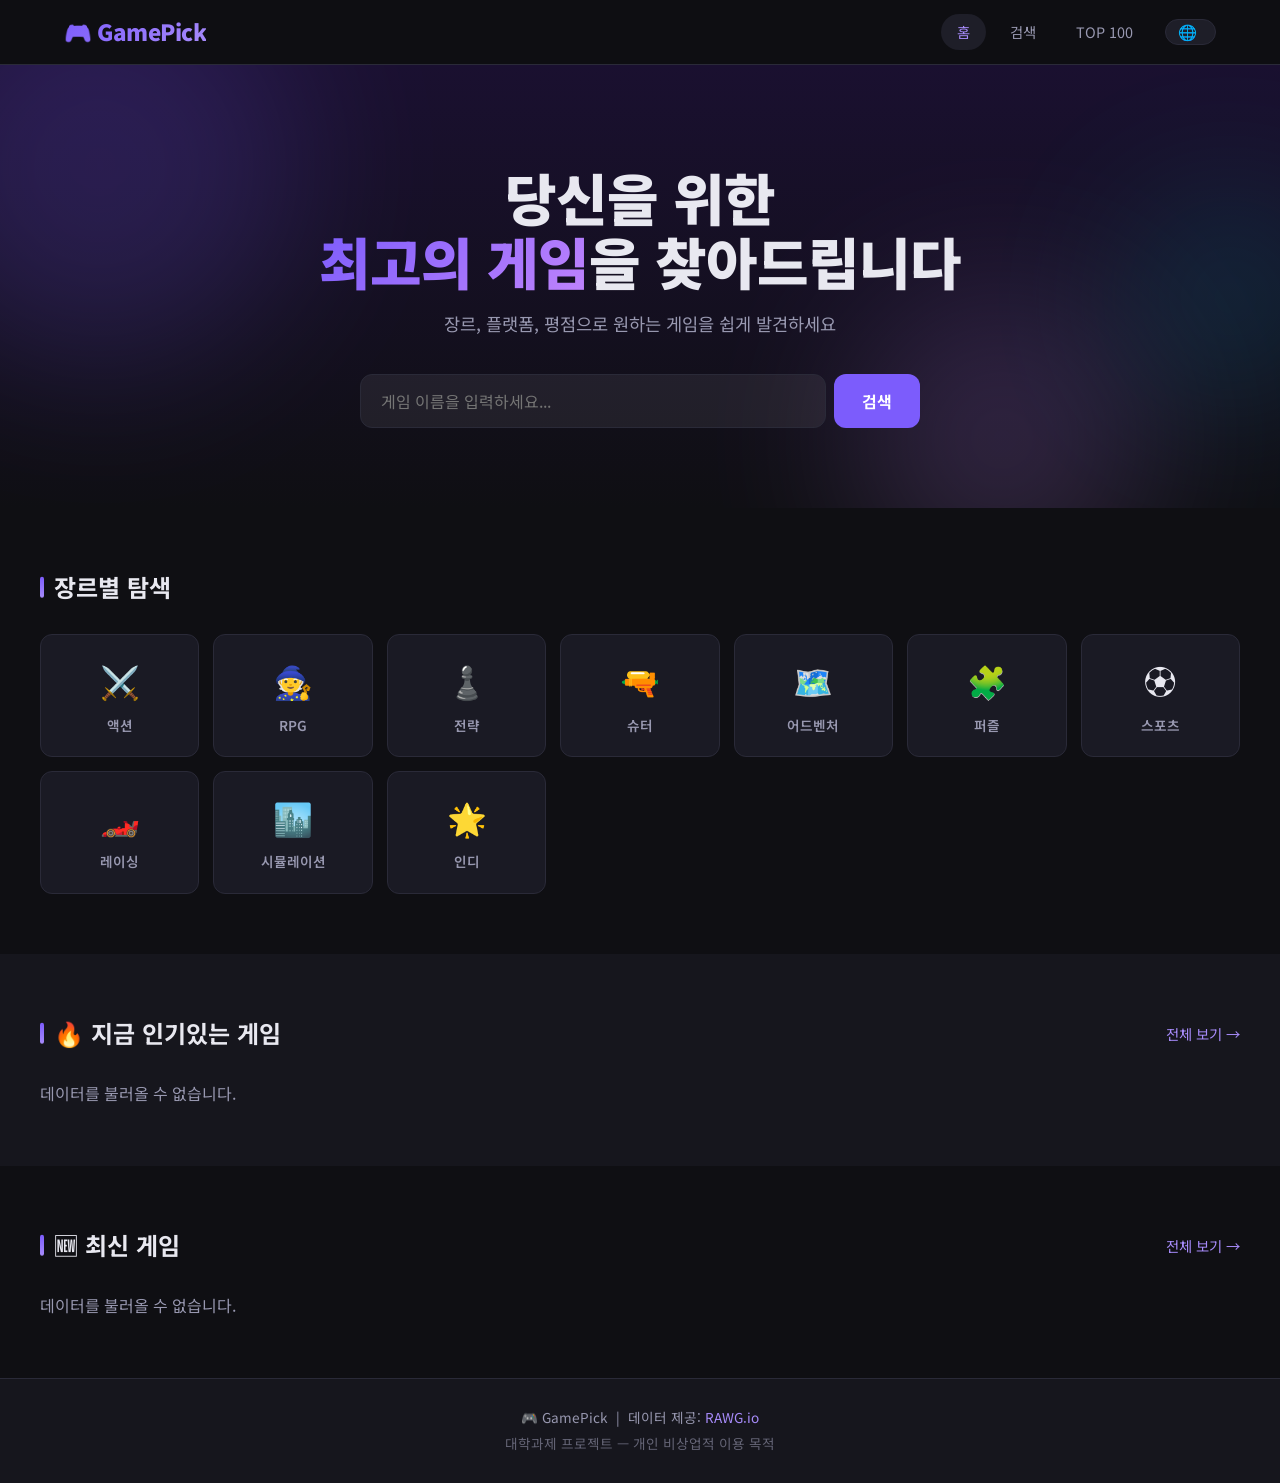
<file: index.html>
<!DOCTYPE html>
<html lang="ko">
<head>
  <meta charset="UTF-8" />
  <meta name="viewport" content="width=device-width, initial-scale=1.0" />
  <title>🎮 GamePick — 게임 추천 사이트</title>
  <link rel="stylesheet" href="style.css" />
  <link href="https://fonts.googleapis.com/css2?family=Noto+Sans+KR:wght@400;600;700;900&display=swap" rel="stylesheet" />
</head>
<body>

  <!-- 헤더 -->
  <header class="header">
    <div class="header-inner">
      <a href="index.html" class="logo">🎮 GamePick</a>
      <div class="header-right">
        <nav class="nav">
          <a href="index.html" class="nav-link active">홈</a>
          <a href="search.html" class="nav-link">검색</a>
          <a href="top.html" class="nav-link">TOP 100</a>
        </nav>
        <div class="translate-wrap" title="언어 번역">
          <span class="translate-icon">🌐</span>
          <div id="google_translate_element"></div>
        </div>
      </div>
    </div>
  </header>

  <!-- 히어로 -->
  <section class="hero">
    <div class="hero-content">
      <h1 class="hero-title">당신을 위한<br /><span class="accent">최고의 게임</span>을 찾아드립니다</h1>
      <p class="hero-sub">장르, 플랫폼, 평점으로 원하는 게임을 쉽게 발견하세요</p>
      <form class="hero-search" id="heroSearchForm">
        <input type="text" id="heroSearchInput" placeholder="게임 이름을 입력하세요..." autocomplete="off" />
        <button type="submit">검색</button>
      </form>
    </div>
    <div class="hero-bg-shapes">
      <div class="shape s1"></div>
      <div class="shape s2"></div>
      <div class="shape s3"></div>
    </div>
  </section>

  <!-- 장르 필터 -->
  <section class="section">
    <div class="container">
      <h2 class="section-title">장르별 탐색</h2>
      <div class="genre-grid" id="genreGrid">
        <!-- JS로 생성 -->
      </div>
    </div>
  </section>

  <!-- 인기 게임 -->
  <section class="section section-dark">
    <div class="container">
      <div class="section-header">
        <h2 class="section-title">🔥 지금 인기있는 게임</h2>
        <a href="top.html" class="see-all">전체 보기 →</a>
      </div>
      <div class="game-grid" id="popularGames">
        <div class="skeleton-card"></div>
        <div class="skeleton-card"></div>
        <div class="skeleton-card"></div>
        <div class="skeleton-card"></div>
        <div class="skeleton-card"></div>
        <div class="skeleton-card"></div>
      </div>
    </div>
  </section>

  <!-- 최신 게임 -->
  <section class="section">
    <div class="container">
      <div class="section-header">
        <h2 class="section-title">🆕 최신 게임</h2>
        <a href="search.html?sort=-released" class="see-all">전체 보기 →</a>
      </div>
      <div class="game-grid" id="newGames">
        <div class="skeleton-card"></div>
        <div class="skeleton-card"></div>
        <div class="skeleton-card"></div>
        <div class="skeleton-card"></div>
        <div class="skeleton-card"></div>
        <div class="skeleton-card"></div>
      </div>
    </div>
  </section>

  <!-- 푸터 -->
  <footer class="footer">
    <div class="container">
      <p>🎮 GamePick &nbsp;|&nbsp; 데이터 제공: <a href="https://rawg.io" target="_blank">RAWG.io</a></p>
      <p class="footer-sub">대학과제 프로젝트 — 개인 비상업적 이용 목적</p>
    </div>
  </footer>

  <script src="api.js"></script>
  <script src="main.js"></script>
  <script src="translate.js"></script>
</body>
</html>
</file>
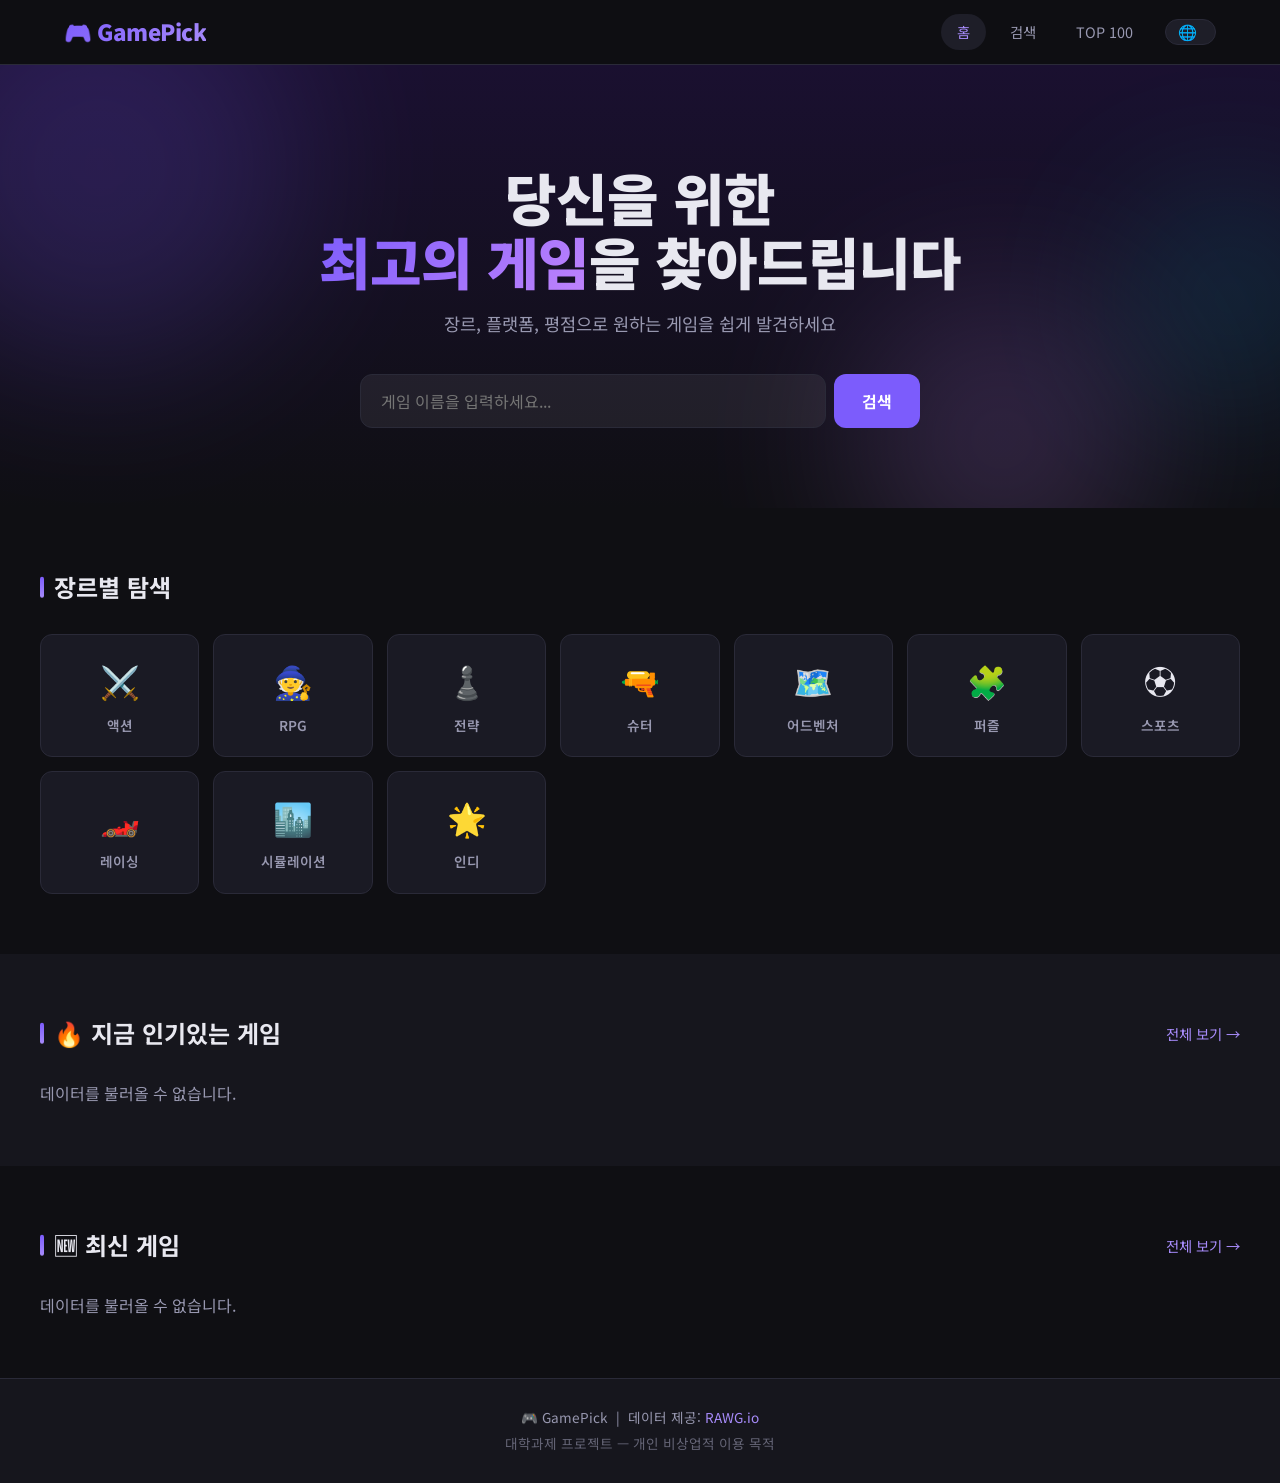
<file: game.html>
<!DOCTYPE html>
<html lang="ko">
<head>
  <meta charset="UTF-8" />
  <meta name="viewport" content="width=device-width, initial-scale=1.0" />
  <title>게임 상세 — 🎮 GamePick</title>
  <link rel="stylesheet" href="style.css" />
  <link href="https://fonts.googleapis.com/css2?family=Noto+Sans+KR:wght@400;600;700;900&display=swap" rel="stylesheet" />
</head>
<body>

  <header class="header">
    <div class="header-inner">
      <a href="index.html" class="logo">🎮 GamePick</a>
      <div class="header-right">
        <nav class="nav">
          <a href="index.html" class="nav-link">홈</a>
          <a href="search.html" class="nav-link">검색</a>
          <a href="top.html" class="nav-link">TOP 100</a>
        </nav>
        <div class="translate-wrap" title="언어 번역">
          <span class="translate-icon">🌐</span>
          <div id="google_translate_element"></div>
        </div>
      </div>
    </div>
  </header>

  <div id="gameDetail">
    <div class="detail-loading">
      <div class="spinner"></div>
      <p>게임 정보를 불러오는 중...</p>
    </div>
  </div>

  <section class="section section-dark" id="similarSection" style="display:none">
    <div class="container">
      <h2 class="section-title">비슷한 게임</h2>
      <div class="game-grid" id="similarGames"></div>
    </div>
  </section>

  <footer class="footer">
    <div class="container">
      <p>🎮 GamePick &nbsp;|&nbsp; 데이터 제공: <a href="https://rawg.io" target="_blank">RAWG.io</a></p>
    </div>
  </footer>

  <script src="api.js"></script>
  <script src="game.js"></script>
  <script src="translate.js"></script>
</body>
</html>
</file>
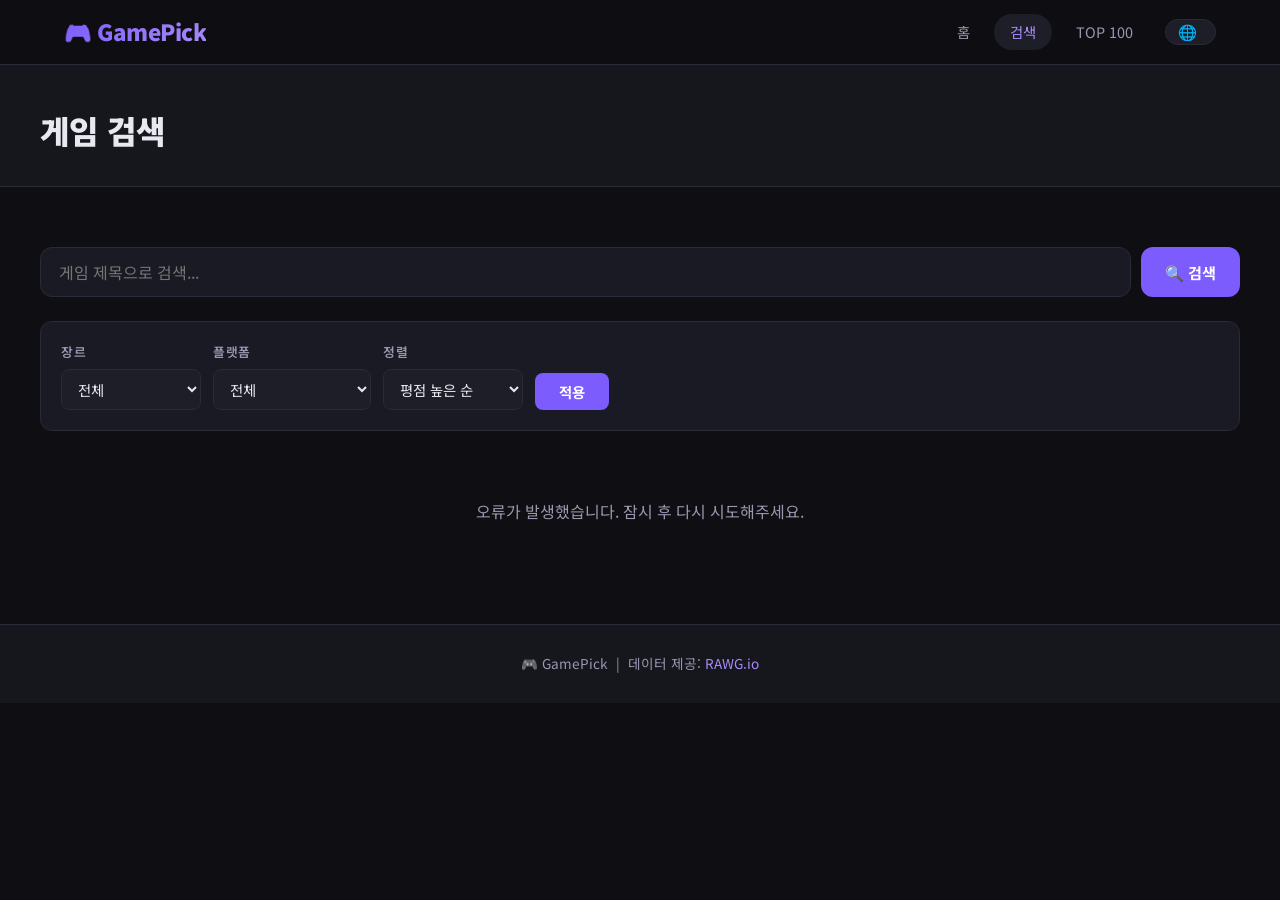
<file: search.html>
<!DOCTYPE html>
<html lang="ko">
<head>
  <meta charset="UTF-8" />
  <meta name="viewport" content="width=device-width, initial-scale=1.0" />
  <title>검색 — 🎮 GamePick</title>
  <link rel="stylesheet" href="style.css" />
  <link href="https://fonts.googleapis.com/css2?family=Noto+Sans+KR:wght@400;600;700;900&display=swap" rel="stylesheet" />
</head>
<body>

  <header class="header">
    <div class="header-inner">
      <a href="index.html" class="logo">🎮 GamePick</a>
      <div class="header-right">
        <nav class="nav">
          <a href="index.html" class="nav-link">홈</a>
          <a href="search.html" class="nav-link active">검색</a>
          <a href="top.html" class="nav-link">TOP 100</a>
        </nav>
        <div class="translate-wrap" title="언어 번역">
          <span class="translate-icon">🌐</span>
          <div id="google_translate_element"></div>
        </div>
      </div>
    </div>
  </header>

  <section class="page-header">
    <div class="container">
      <h1>게임 검색</h1>
    </div>
  </section>

  <section class="section">
    <div class="container">

      <!-- 검색 바 -->
      <form class="search-bar" id="searchForm">
        <input type="text" id="searchInput" placeholder="게임 제목으로 검색..." autocomplete="off" />
        <button type="submit">🔍 검색</button>
      </form>

      <!-- 필터 -->
      <div class="filters">
        <div class="filter-group">
          <label>장르</label>
          <select id="filterGenre">
            <option value="">전체</option>
            <option value="action">액션</option>
            <option value="rpg">RPG</option>
            <option value="strategy">전략</option>
            <option value="shooter">슈터</option>
            <option value="adventure">어드벤처</option>
            <option value="puzzle">퍼즐</option>
            <option value="sports">스포츠</option>
            <option value="racing">레이싱</option>
            <option value="simulation">시뮬레이션</option>
            <option value="indie">인디</option>
          </select>
        </div>
        <div class="filter-group">
          <label>플랫폼</label>
          <select id="filterPlatform">
            <option value="">전체</option>
            <option value="4">PC (Windows)</option>
            <option value="187">PS5</option>
            <option value="18">PS4</option>
            <option value="1">Xbox One</option>
            <option value="7">Nintendo Switch</option>
            <option value="3">iOS</option>
            <option value="21">Android</option>
          </select>
        </div>
        <div class="filter-group">
          <label>정렬</label>
          <select id="filterSort">
            <option value="-rating">평점 높은 순</option>
            <option value="-released">최신순</option>
            <option value="-added">인기순</option>
            <option value="name">이름순</option>
          </select>
        </div>
        <button class="btn-filter" id="applyFilter">적용</button>
      </div>

      <!-- 결과 수 -->
      <p class="result-count" id="resultCount"></p>

      <!-- 게임 그리드 -->
      <div class="game-grid" id="searchResults">
        <div class="skeleton-card"></div>
        <div class="skeleton-card"></div>
        <div class="skeleton-card"></div>
        <div class="skeleton-card"></div>
        <div class="skeleton-card"></div>
        <div class="skeleton-card"></div>
      </div>

      <!-- 더 보기 -->
      <div class="load-more-wrap" id="loadMoreWrap" style="display:none">
        <button class="btn-load-more" id="loadMoreBtn">더 보기</button>
      </div>

    </div>
  </section>

  <footer class="footer">
    <div class="container">
      <p>🎮 GamePick &nbsp;|&nbsp; 데이터 제공: <a href="https://rawg.io" target="_blank">RAWG.io</a></p>
    </div>
  </footer>

  <script src="api.js"></script>
  <script src="search.js"></script>
  <script src="translate.js"></script>
</body>
</html>
</file>
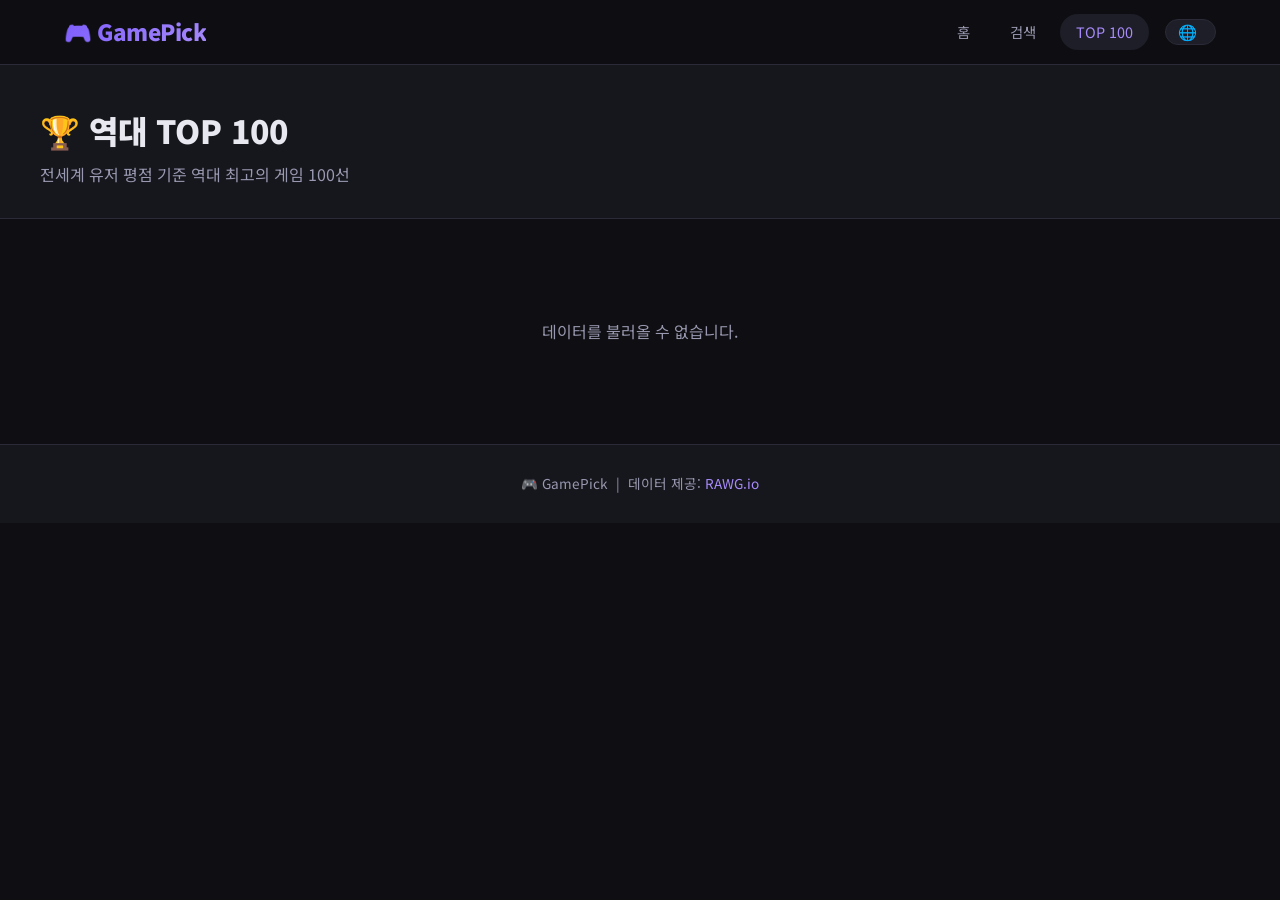
<file: top.html>
<!DOCTYPE html>
<html lang="ko">
<head>
  <meta charset="UTF-8" />
  <meta name="viewport" content="width=device-width, initial-scale=1.0" />
  <title>TOP 100 — 🎮 GamePick</title>
  <link rel="stylesheet" href="style.css" />
  <link href="https://fonts.googleapis.com/css2?family=Noto+Sans+KR:wght@400;600;700;900&display=swap" rel="stylesheet" />
</head>
<body>

  <header class="header">
    <div class="header-inner">
      <a href="index.html" class="logo">🎮 GamePick</a>
      <div class="header-right">
        <nav class="nav">
          <a href="index.html" class="nav-link">홈</a>
          <a href="search.html" class="nav-link">검색</a>
          <a href="top.html" class="nav-link active">TOP 100</a>
        </nav>
        <div class="translate-wrap" title="언어 번역">
          <span class="translate-icon">🌐</span>
          <div id="google_translate_element"></div>
        </div>
      </div>
    </div>
  </header>

  <section class="page-header">
    <div class="container">
      <h1>🏆 역대 TOP 100</h1>
      <p>전세계 유저 평점 기준 역대 최고의 게임 100선</p>
    </div>
  </section>

  <section class="section">
    <div class="container">
      <div class="top-list" id="topList">
        <!-- JS로 생성 -->
      </div>
    </div>
  </section>

  <footer class="footer">
    <div class="container">
      <p>🎮 GamePick &nbsp;|&nbsp; 데이터 제공: <a href="https://rawg.io" target="_blank">RAWG.io</a></p>
    </div>
  </footer>

  <script src="api.js"></script>
  <script src="top.js"></script>
  <script src="translate.js"></script>
</body>
</html>
</file>
<file: style.css>
/* =============================================
   GamePick — Global Styles (Dark Theme)
   ============================================= */

:root {
  --bg: #0f0f13;
  --bg2: #16161d;
  --bg3: #1e1e28;
  --accent: #7c5cfc;
  --accent2: #a78bfa;
  --text: #e8e8f0;
  --text2: #9898b0;
  --card-bg: #1a1a24;
  --card-hover: #22222e;
  --border: #2a2a38;
  --gold: #f5c518;
  --green: #4caf50;
  --red: #f44336;
  --radius: 12px;
  --shadow: 0 4px 24px rgba(0,0,0,0.4);
}

* { box-sizing: border-box; margin: 0; padding: 0; }

html { scroll-behavior: smooth; }

body {
  background: var(--bg);
  color: var(--text);
  font-family: 'Noto Sans KR', sans-serif;
  line-height: 1.6;
  min-height: 100vh;
}

a { color: inherit; text-decoration: none; }

img { display: block; width: 100%; }

/* =============================================
   Header
   ============================================= */
.header {
  position: sticky;
  top: 0;
  z-index: 100;
  background: rgba(15, 15, 19, 0.92);
  backdrop-filter: blur(12px);
  border-bottom: 1px solid var(--border);
}

.header-inner {
  max-width: 1200px;
  margin: 0 auto;
  padding: 0 24px;
  height: 64px;
  display: flex;
  align-items: center;
  justify-content: space-between;
}

.logo {
  font-size: 1.4rem;
  font-weight: 900;
  letter-spacing: -0.5px;
  background: linear-gradient(135deg, var(--accent), var(--accent2));
  -webkit-background-clip: text;
  -webkit-text-fill-color: transparent;
  background-clip: text;
}

.header-right { display: flex; align-items: center; gap: 16px; }

.nav { display: flex; gap: 8px; }

.nav-link {
  padding: 6px 16px;
  border-radius: 20px;
  font-size: 0.9rem;
  color: var(--text2);
  transition: all 0.2s;
}

.nav-link:hover, .nav-link.active {
  background: var(--bg3);
  color: var(--text);
}

.nav-link.active { color: var(--accent2); }

/* ─── Google Translate 위젯 ─── */
.translate-wrap {
  display: flex;
  align-items: center;
  gap: 6px;
  padding: 4px 12px;
  background: var(--bg3);
  border: 1px solid var(--border);
  border-radius: 20px;
  transition: border-color 0.2s;
}
.translate-wrap:hover { border-color: var(--accent); }
.translate-icon { font-size: 0.95rem; line-height: 1; }

/* 구글 번역 기본 스타일 오버라이드 */
#google_translate_element { display: inline-flex; align-items: center; }
.goog-te-gadget {
  font-size: 0 !important;
  color: transparent !important;
  font-family: 'Noto Sans KR', sans-serif !important;
}
.goog-te-gadget .goog-te-combo {
  margin: 0 !important;
  padding: 3px 6px;
  background: transparent;
  color: var(--text);
  border: none;
  border-radius: 6px;
  font-family: inherit;
  font-size: 0.82rem;
  cursor: pointer;
  outline: none;
}
.goog-te-gadget .goog-te-combo option { color: #000; }

/* 구글 번역 상단 배너 숨기기 */
.goog-te-banner-frame, .skiptranslate { display: none !important; }
body { top: 0 !important; }
.goog-tooltip, .goog-tooltip:hover { display: none !important; }
.goog-text-highlight { background: none !important; box-shadow: none !important; }

/* =============================================
   Hero
   ============================================= */
.hero {
  position: relative;
  overflow: hidden;
  padding: 100px 24px 80px;
  text-align: center;
  background: linear-gradient(180deg, #1a1030 0%, var(--bg) 100%);
}

.hero-content { position: relative; z-index: 2; max-width: 700px; margin: 0 auto; }

.hero-title {
  font-size: clamp(2rem, 5vw, 3.5rem);
  font-weight: 900;
  line-height: 1.15;
  letter-spacing: -1px;
  margin-bottom: 16px;
}

.accent {
  background: linear-gradient(135deg, var(--accent), #c084fc);
  -webkit-background-clip: text;
  -webkit-text-fill-color: transparent;
  background-clip: text;
}

.hero-sub {
  color: var(--text2);
  font-size: 1.1rem;
  margin-bottom: 36px;
}

.hero-search {
  display: flex;
  gap: 8px;
  max-width: 560px;
  margin: 0 auto;
}

.hero-search input {
  flex: 1;
  background: rgba(255,255,255,0.07);
  border: 1px solid var(--border);
  border-radius: 12px;
  padding: 14px 20px;
  color: var(--text);
  font-size: 1rem;
  font-family: inherit;
  outline: none;
  transition: border-color 0.2s;
}

.hero-search input:focus { border-color: var(--accent); }

.hero-search button {
  padding: 14px 28px;
  background: var(--accent);
  border: none;
  border-radius: 12px;
  color: #fff;
  font-size: 1rem;
  font-family: inherit;
  font-weight: 700;
  cursor: pointer;
  transition: background 0.2s, transform 0.1s;
}

.hero-search button:hover { background: var(--accent2); }
.hero-search button:active { transform: scale(0.97); }

/* Background shapes */
.hero-bg-shapes { position: absolute; inset: 0; pointer-events: none; }
.shape {
  position: absolute;
  border-radius: 50%;
  filter: blur(80px);
  opacity: 0.18;
}
.s1 { width: 400px; height: 400px; background: var(--accent); top: -100px; left: -100px; }
.s2 { width: 300px; height: 300px; background: #c084fc; bottom: -80px; right: 10%; }
.s3 { width: 200px; height: 200px; background: #06b6d4; top: 30%; right: -50px; }

/* =============================================
   Sections
   ============================================= */
.section { padding: 60px 24px; }
.section-dark { background: var(--bg2); }

.container { max-width: 1200px; margin: 0 auto; }

.section-header {
  display: flex;
  align-items: center;
  justify-content: space-between;
  margin-bottom: 28px;
}

.section-title {
  font-size: 1.5rem;
  font-weight: 700;
  margin-bottom: 28px;
  position: relative;
  padding-left: 14px;
}

.section-title::before {
  content: '';
  position: absolute;
  left: 0;
  top: 50%;
  transform: translateY(-50%);
  width: 4px;
  height: 0.85em;
  border-radius: 4px;
  background: linear-gradient(180deg, var(--accent), var(--accent2));
}

.section-header .section-title { margin-bottom: 0; }

.see-all {
  color: var(--accent2);
  font-size: 0.9rem;
  transition: opacity 0.2s;
}
.see-all:hover { opacity: 0.7; }

/* =============================================
   Genre Grid
   ============================================= */
.genre-grid {
  display: grid;
  grid-template-columns: repeat(auto-fill, minmax(140px, 1fr));
  gap: 14px;
}

.genre-card {
  background: var(--card-bg);
  border: 1px solid var(--border);
  border-radius: var(--radius);
  padding: 20px 16px;
  text-align: center;
  cursor: pointer;
  transition: all 0.2s;
}

.genre-card:hover {
  background: var(--card-hover);
  border-color: var(--accent);
  transform: translateY(-2px);
}

.genre-icon { font-size: 2rem; margin-bottom: 8px; }
.genre-name { font-size: 0.85rem; font-weight: 600; color: var(--text2); }

/* =============================================
   Game Cards
   ============================================= */
.game-grid {
  display: grid;
  grid-template-columns: repeat(auto-fill, minmax(220px, 1fr));
  gap: 20px;
}

.game-card {
  background: var(--card-bg);
  border: 1px solid var(--border);
  border-radius: var(--radius);
  overflow: hidden;
  cursor: pointer;
  transition: all 0.25s;
  text-decoration: none;
}

.game-card:hover {
  transform: translateY(-4px);
  box-shadow: 0 12px 40px rgba(124, 92, 252, 0.2);
  border-color: var(--accent);
}

.game-card-img {
  aspect-ratio: 16/9;
  overflow: hidden;
  background: var(--bg3);
}

.game-card-img img {
  width: 100%;
  height: 100%;
  object-fit: cover;
  transition: transform 0.3s;
}

.game-card:hover .game-card-img img { transform: scale(1.05); }

.game-card-img-placeholder {
  width: 100%;
  height: 100%;
  display: flex;
  align-items: center;
  justify-content: center;
  font-size: 3rem;
  background: var(--bg3);
}

.game-card-body { padding: 14px; }

.game-card-title {
  font-size: 0.95rem;
  font-weight: 700;
  margin-bottom: 8px;
  display: -webkit-box;
  -webkit-line-clamp: 2;
  -webkit-box-orient: vertical;
  overflow: hidden;
}

.game-card-meta {
  display: flex;
  align-items: center;
  justify-content: space-between;
  flex-wrap: wrap;
  gap: 6px;
}

.rating {
  display: flex;
  align-items: center;
  gap: 4px;
  font-size: 0.85rem;
  font-weight: 700;
}

.rating .star { color: var(--gold); }
.rating.high { color: var(--green); }
.rating.mid { color: var(--gold); }
.rating.low { color: var(--red); }

.platforms {
  display: flex;
  gap: 4px;
  flex-wrap: wrap;
}

.platform-tag {
  font-size: 0.7rem;
  padding: 2px 7px;
  background: var(--bg3);
  border-radius: 4px;
  color: var(--text2);
}

.genre-tags {
  display: flex;
  gap: 4px;
  flex-wrap: wrap;
  margin-top: 8px;
}

.genre-tag {
  font-size: 0.7rem;
  padding: 2px 8px;
  border-radius: 4px;
  background: rgba(124,92,252,0.15);
  color: var(--accent2);
}

/* Skeleton */
.skeleton-card {
  background: var(--card-bg);
  border: 1px solid var(--border);
  border-radius: var(--radius);
  aspect-ratio: 3/4;
  animation: shimmer 1.5s infinite;
}

@keyframes shimmer {
  0%,100% { opacity: 0.5; }
  50% { opacity: 1; }
}

/* =============================================
   Search Page
   ============================================= */
.page-header {
  background: var(--bg2);
  padding: 40px 24px 30px;
  border-bottom: 1px solid var(--border);
}

.page-header h1 { font-size: 2rem; font-weight: 900; }
.page-header p { color: var(--text2); margin-top: 6px; }

.search-bar {
  display: flex;
  gap: 10px;
  margin-bottom: 24px;
}

.search-bar input {
  flex: 1;
  background: var(--card-bg);
  border: 1px solid var(--border);
  border-radius: var(--radius);
  padding: 12px 18px;
  color: var(--text);
  font-size: 1rem;
  font-family: inherit;
  outline: none;
  transition: border-color 0.2s;
}

.search-bar input:focus { border-color: var(--accent); }

.search-bar button {
  padding: 12px 24px;
  background: var(--accent);
  border: none;
  border-radius: var(--radius);
  color: #fff;
  font-family: inherit;
  font-size: 0.95rem;
  font-weight: 700;
  cursor: pointer;
  transition: background 0.2s;
  white-space: nowrap;
}

.search-bar button:hover { background: var(--accent2); }

.filters {
  display: flex;
  gap: 12px;
  flex-wrap: wrap;
  align-items: flex-end;
  margin-bottom: 28px;
  padding: 20px;
  background: var(--card-bg);
  border: 1px solid var(--border);
  border-radius: var(--radius);
}

.filter-group {
  display: flex;
  flex-direction: column;
  gap: 6px;
  min-width: 140px;
}

.filter-group label {
  font-size: 0.8rem;
  color: var(--text2);
  font-weight: 600;
  text-transform: uppercase;
  letter-spacing: 0.05em;
}

.filter-group select {
  background: var(--bg3);
  border: 1px solid var(--border);
  border-radius: 8px;
  padding: 8px 12px;
  color: var(--text);
  font-family: inherit;
  font-size: 0.9rem;
  outline: none;
  cursor: pointer;
}

.btn-filter {
  padding: 8px 24px;
  background: var(--accent);
  border: none;
  border-radius: 8px;
  color: #fff;
  font-family: inherit;
  font-size: 0.9rem;
  font-weight: 700;
  cursor: pointer;
  transition: background 0.2s;
  align-self: flex-end;
}

.btn-filter:hover { background: var(--accent2); }

.result-count {
  color: var(--text2);
  font-size: 0.9rem;
  margin-bottom: 20px;
}

.load-more-wrap { text-align: center; margin-top: 40px; }

.btn-load-more {
  padding: 12px 40px;
  background: transparent;
  border: 1px solid var(--accent);
  border-radius: 30px;
  color: var(--accent2);
  font-family: inherit;
  font-size: 0.95rem;
  font-weight: 700;
  cursor: pointer;
  transition: all 0.2s;
}

.btn-load-more:hover { background: var(--accent); color: #fff; }

/* =============================================
   TOP List
   ============================================= */
.top-list { display: flex; flex-direction: column; gap: 12px; }

.top-item {
  display: flex;
  align-items: center;
  gap: 16px;
  background: var(--card-bg);
  border: 1px solid var(--border);
  border-radius: var(--radius);
  padding: 14px 18px;
  cursor: pointer;
  transition: all 0.2s;
  text-decoration: none;
}

.top-item:hover {
  background: var(--card-hover);
  border-color: var(--accent);
  transform: translateX(4px);
}

.top-rank {
  width: 40px;
  font-size: 1.2rem;
  font-weight: 900;
  text-align: center;
  color: var(--text2);
  flex-shrink: 0;
}

.top-rank.gold { color: #ffd700; }
.top-rank.silver { color: #c0c0c0; }
.top-rank.bronze { color: #cd7f32; }

.top-img {
  width: 80px;
  height: 50px;
  border-radius: 8px;
  overflow: hidden;
  flex-shrink: 0;
  background: var(--bg3);
}

.top-img img { width: 100%; height: 100%; object-fit: cover; }

.top-info { flex: 1; min-width: 0; }

.top-name {
  font-size: 1rem;
  font-weight: 700;
  white-space: nowrap;
  overflow: hidden;
  text-overflow: ellipsis;
}

.top-meta {
  display: flex;
  gap: 12px;
  align-items: center;
  margin-top: 4px;
  flex-wrap: wrap;
}

.top-meta .genre-tag { font-size: 0.72rem; }

.top-rating {
  margin-left: auto;
  font-size: 1.1rem;
  font-weight: 900;
  color: var(--gold);
  flex-shrink: 0;
}

/* =============================================
   Game Detail Page
   ============================================= */
.detail-loading {
  text-align: center;
  padding: 100px 24px;
  color: var(--text2);
}

.spinner {
  width: 40px;
  height: 40px;
  border: 3px solid var(--border);
  border-top-color: var(--accent);
  border-radius: 50%;
  animation: spin 0.8s linear infinite;
  margin: 0 auto 16px;
}

@keyframes spin { to { transform: rotate(360deg); } }

.detail-hero {
  position: relative;
  height: 420px;
  overflow: hidden;
}

.detail-hero-img {
  width: 100%;
  height: 100%;
  object-fit: cover;
  filter: brightness(0.4);
}

.detail-hero-overlay {
  position: absolute;
  inset: 0;
  background: linear-gradient(to top, var(--bg) 30%, transparent 100%);
}

.detail-hero-content {
  position: absolute;
  bottom: 0;
  left: 0;
  right: 0;
  padding: 40px 40px 30px;
  max-width: 1200px;
  margin: 0 auto;
}

.detail-title {
  font-size: clamp(1.8rem, 4vw, 3rem);
  font-weight: 900;
  letter-spacing: -0.5px;
  margin-bottom: 12px;
}

.detail-badges {
  display: flex;
  gap: 10px;
  flex-wrap: wrap;
  align-items: center;
}

.badge {
  padding: 4px 14px;
  border-radius: 20px;
  font-size: 0.8rem;
  font-weight: 700;
}

.badge-rating { background: var(--gold); color: #000; }
.badge-year { background: var(--bg3); border: 1px solid var(--border); }
.badge-platform { background: rgba(124,92,252,0.2); color: var(--accent2); }

.detail-body {
  max-width: 1200px;
  margin: 0 auto;
  padding: 40px 24px;
  display: grid;
  grid-template-columns: 1fr 320px;
  gap: 40px;
}

@media (max-width: 768px) {
  .detail-body { grid-template-columns: 1fr; }
}

.detail-description {
  color: var(--text2);
  line-height: 1.8;
  font-size: 0.95rem;
}

.detail-description h3 { color: var(--text); font-size: 1.1rem; margin-bottom: 12px; }

.detail-sidebar {}

.detail-info-card {
  background: var(--card-bg);
  border: 1px solid var(--border);
  border-radius: var(--radius);
  padding: 20px;
  margin-bottom: 20px;
}

.detail-info-row {
  display: flex;
  justify-content: space-between;
  align-items: flex-start;
  padding: 10px 0;
  border-bottom: 1px solid var(--border);
  gap: 12px;
}

.detail-info-row:last-child { border-bottom: none; }

.info-label {
  font-size: 0.8rem;
  color: var(--text2);
  font-weight: 600;
  text-transform: uppercase;
  letter-spacing: 0.05em;
  flex-shrink: 0;
}

.info-value {
  font-size: 0.9rem;
  font-weight: 600;
  text-align: right;
}

/* ─── 구매처(스토어) 카드 ─── */
.store-card {
  background: var(--card-bg);
  border: 1px solid var(--border);
  border-radius: var(--radius);
  padding: 20px;
  margin-bottom: 20px;
}

.store-card-title {
  font-size: 0.95rem;
  font-weight: 700;
  margin-bottom: 14px;
}

.store-list { display: flex; flex-direction: column; gap: 8px; }

.store-btn {
  display: flex;
  align-items: center;
  gap: 10px;
  padding: 11px 14px;
  background: var(--bg3);
  border: 1px solid var(--border);
  border-left: 3px solid var(--store-color, var(--accent));
  border-radius: 8px;
  font-size: 0.88rem;
  font-weight: 600;
  transition: all 0.18s;
}

.store-btn:hover {
  background: var(--card-hover);
  border-color: var(--accent);
  transform: translateX(3px);
}

.store-icon { font-size: 1.05rem; }
.store-name { flex: 1; }
.store-arrow { color: var(--text2); font-size: 0.85rem; }

.screenshots-grid {
  display: grid;
  grid-template-columns: 1fr 1fr;
  gap: 10px;
  margin-top: 28px;
}

.screenshot-img {
  border-radius: 8px;
  overflow: hidden;
  aspect-ratio: 16/9;
}

.screenshot-img img { width: 100%; height: 100%; object-fit: cover; }

/* =============================================
   Footer
   ============================================= */
.footer {
  background: var(--bg2);
  border-top: 1px solid var(--border);
  padding: 28px 24px;
  text-align: center;
}

.footer p { color: var(--text2); font-size: 0.85rem; }
.footer a { color: var(--accent2); }
.footer-sub { margin-top: 4px; font-size: 0.75rem; opacity: 0.6; }

/* =============================================
   Responsive
   ============================================= */
@media (max-width: 600px) {
  .hero { padding: 70px 16px 60px; }
  .hero-search { flex-direction: column; }
  .hero-search button { width: 100%; }
  .filters { flex-direction: column; }
  .filter-group { width: 100%; }
  .game-grid { grid-template-columns: repeat(auto-fill, minmax(160px, 1fr)); gap: 14px; }
  .section { padding: 40px 16px; }
  .detail-hero-content { padding: 20px 16px; }
  .top-img { display: none; }
}

@media (max-width: 768px) {
  .header-inner { padding: 0 16px; }
  .header-right { gap: 8px; }
  .nav-link { padding: 6px 10px; font-size: 0.82rem; }
  .translate-wrap { padding: 4px 8px; }
}

/* =============================================
   Polish — 애니메이션 & 스크롤바
   ============================================= */

/* 카드 등장 애니메이션 */
@keyframes fadeUp {
  from { opacity: 0; transform: translateY(16px); }
  to   { opacity: 1; transform: translateY(0); }
}

.game-card, .top-item, .genre-card {
  animation: fadeUp 0.45s ease both;
}

/* 게임 카드 이미지 위 그라데이션 (가독성) */
.game-card-img { position: relative; }
.game-card-img::after {
  content: '';
  position: absolute;
  inset: 0;
  background: linear-gradient(180deg, transparent 60%, rgba(15,15,19,0.35) 100%);
  pointer-events: none;
}

/* 커스텀 스크롤바 */
::-webkit-scrollbar { width: 12px; height: 12px; }
::-webkit-scrollbar-track { background: var(--bg2); }
::-webkit-scrollbar-thumb {
  background: var(--bg3);
  border: 3px solid var(--bg2);
  border-radius: 10px;
}
::-webkit-scrollbar-thumb:hover { background: var(--accent); }

/* 텍스트 선택 색상 */
::selection { background: var(--accent); color: #fff; }

/* 모션 최소화 선호 사용자 배려 */
@media (prefers-reduced-motion: reduce) {
  *, *::before, *::after {
    animation-duration: 0.01ms !important;
    transition-duration: 0.01ms !important;
    scroll-behavior: auto !important;
  }
}
</file>
